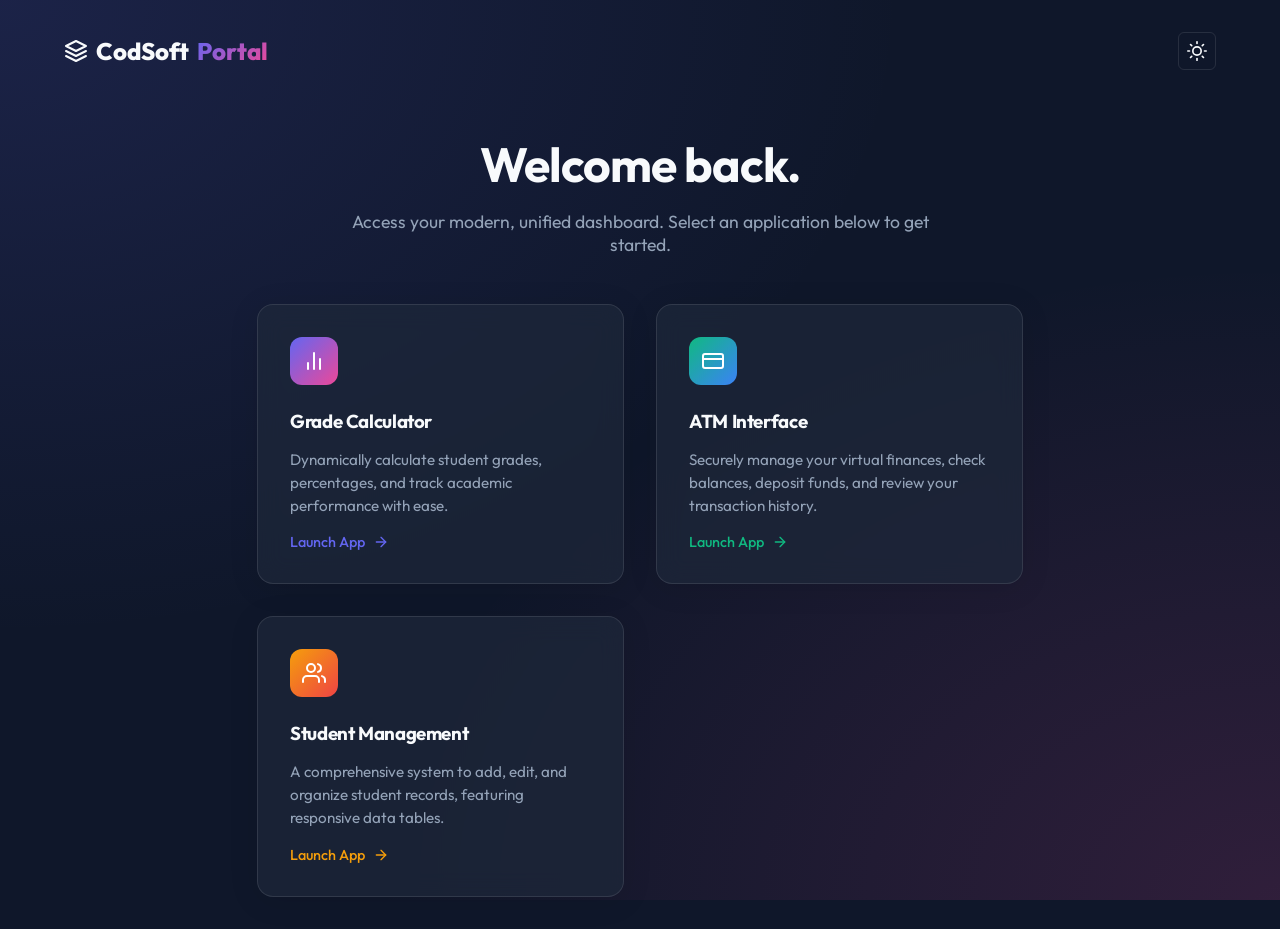
<file: Web_Portal/index.html>
<!DOCTYPE html>
<html lang="en">
<head>
    <meta charset="UTF-8">
    <meta name="viewport" content="width=device-width, initial-scale=1.0">
    <title>CodSoft Web Portal</title>
    <!-- Google Fonts -->
    <link rel="preconnect" href="https://fonts.googleapis.com">
    <link rel="preconnect" href="https://fonts.gstatic.com" crossorigin>
    <link href="https://fonts.googleapis.com/css2?family=Outfit:wght@400;500;600;700;800&display=swap" rel="stylesheet">
    <link rel="stylesheet" href="styles.css">
    <script>
        document.documentElement.setAttribute('data-theme', localStorage.getItem('theme') || 'dark');
    </script>
</head>
<body>
    <header>
        <a href="index.html" class="logo">
            <svg width="24" height="24" viewBox="0 0 24 24" fill="none" stroke="currentColor" stroke-width="2" stroke-linecap="round" stroke-linejoin="round">
                <path d="M12 2L2 7l10 5 10-5-10-5zM2 17l10 5 10-5M2 12l10 5 10-5"/>
            </svg>
            CodSoft <span class="text-gradient">Portal</span>
        </a>
    </header>

    <main class="container">
        <div class="animate-fade-in" style="text-align: center; margin-bottom: 2rem;">
            <h1 style="font-size: 3rem; margin-bottom: 1rem;">Welcome back.</h1>
            <p style="color: var(--text-secondary); font-size: 1.1rem; max-width: 600px; margin: 0 auto;">
                Access your modern, unified dashboard. Select an application below to get started.
            </p>
        </div>

        <div class="dashboard-grid">
            <!-- App 1 -->
            <a href="grade-calculator.html" class="app-card glass-panel animate-fade-in" style="animation-delay: 0.1s;">
                <div class="app-icon">
                    <svg width="24" height="24" viewBox="0 0 24 24" fill="none" stroke="white" stroke-width="2" stroke-linecap="round" stroke-linejoin="round">
                        <line x1="18" y1="20" x2="18" y2="10"></line>
                        <line x1="12" y1="20" x2="12" y2="4"></line>
                        <line x1="6" y1="20" x2="6" y2="14"></line>
                    </svg>
                </div>
                <h3>Grade Calculator</h3>
                <p>Dynamically calculate student grades, percentages, and track academic performance with ease.</p>
                <div style="margin-top: auto; color: var(--primary-color); font-weight: 500; font-size: 0.9rem; display: flex; align-items: center; gap: 0.5rem;">
                    Launch App 
                    <svg width="16" height="16" viewBox="0 0 24 24" fill="none" stroke="currentColor" stroke-width="2" stroke-linecap="round" stroke-linejoin="round"><line x1="5" y1="12" x2="19" y2="12"></line><polyline points="12 5 19 12 12 19"></polyline></svg>
                </div>
            </a>

            <!-- App 2 -->
            <a href="atm.html" class="app-card glass-panel animate-fade-in" style="animation-delay: 0.2s;">
                <div class="app-icon" style="background: linear-gradient(135deg, #10b981, #3b82f6);">
                    <svg width="24" height="24" viewBox="0 0 24 24" fill="none" stroke="white" stroke-width="2" stroke-linecap="round" stroke-linejoin="round">
                        <rect x="2" y="5" width="20" height="14" rx="2" ry="2"></rect>
                        <line x1="2" y1="10" x2="22" y2="10"></line>
                    </svg>
                </div>
                <h3>ATM Interface</h3>
                <p>Securely manage your virtual finances, check balances, deposit funds, and review your transaction history.</p>
                <div style="margin-top: auto; color: #10b981; font-weight: 500; font-size: 0.9rem; display: flex; align-items: center; gap: 0.5rem;">
                    Launch App 
                    <svg width="16" height="16" viewBox="0 0 24 24" fill="none" stroke="currentColor" stroke-width="2" stroke-linecap="round" stroke-linejoin="round"><line x1="5" y1="12" x2="19" y2="12"></line><polyline points="12 5 19 12 12 19"></polyline></svg>
                </div>
            </a>

            <!-- App 3 -->
            <a href="student-system.html" class="app-card glass-panel animate-fade-in" style="animation-delay: 0.3s;">
                <div class="app-icon" style="background: linear-gradient(135deg, #f59e0b, #ef4444);">
                    <svg width="24" height="24" viewBox="0 0 24 24" fill="none" stroke="white" stroke-width="2" stroke-linecap="round" stroke-linejoin="round">
                        <path d="M17 21v-2a4 4 0 0 0-4-4H5a4 4 0 0 0-4 4v2"></path>
                        <circle cx="9" cy="7" r="4"></circle>
                        <path d="M23 21v-2a4 4 0 0 0-3-3.87"></path>
                        <path d="M16 3.13a4 4 0 0 1 0 7.75"></path>
                    </svg>
                </div>
                <h3>Student Management</h3>
                <p>A comprehensive system to add, edit, and organize student records, featuring responsive data tables.</p>
                <div style="margin-top: auto; color: #f59e0b; font-weight: 500; font-size: 0.9rem; display: flex; align-items: center; gap: 0.5rem;">
                    Launch App 
                    <svg width="16" height="16" viewBox="0 0 24 24" fill="none" stroke="currentColor" stroke-width="2" stroke-linecap="round" stroke-linejoin="round"><line x1="5" y1="12" x2="19" y2="12"></line><polyline points="12 5 19 12 12 19"></polyline></svg>
                </div>
            </a>
        </div>
    </main>
    <script src="theme.js"></script>
</body>
</html>
</file>
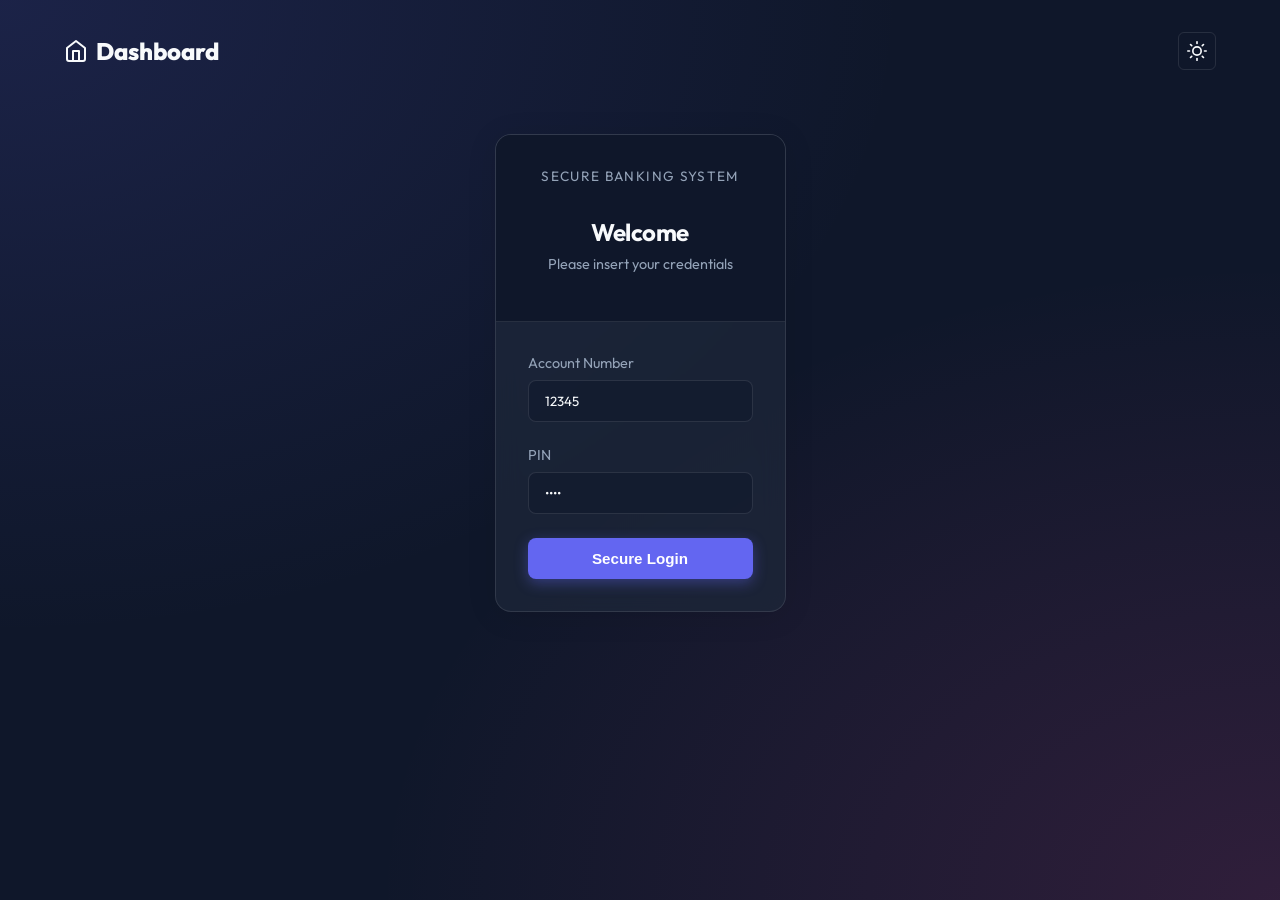
<file: Web_Portal/atm.html>
<!DOCTYPE html>
<html lang="en">
<head>
    <meta charset="UTF-8">
    <meta name="viewport" content="width=device-width, initial-scale=1.0">
    <title>ATM Interface | CodSoft Portal</title>
    <!-- Google Fonts -->
    <link rel="preconnect" href="https://fonts.googleapis.com">
    <link rel="preconnect" href="https://fonts.gstatic.com" crossorigin>
    <link href="https://fonts.googleapis.com/css2?family=Outfit:wght@400;500;600;700;800&family=Monospaced:wght@700&display=swap" rel="stylesheet">
    <link rel="stylesheet" href="styles.css">
    <script>
        document.documentElement.setAttribute('data-theme', localStorage.getItem('theme') || 'dark');
    </script>
    <style>
        .atm-container {
            max-width: 500px;
            margin: 0 auto;
            padding: 0;
            overflow: hidden;
        }
        
        /* ATM Display Screen */
        .atm-screen {
            background: #0f172a;
            padding: 2rem;
            text-align: center;
            border-bottom: 1px solid var(--surface-border);
        }
        
        .bank-logo {
            font-size: 0.85rem;
            color: var(--text-secondary);
            text-transform: uppercase;
            letter-spacing: 0.1em;
            margin-bottom: 1rem;
        }
        
        .balance-display {
            font-family: 'Monospaced', monospace;
            font-size: 3rem;
            font-weight: 700;
            color: white;
            margin: 1rem 0;
        }
        
        .status-message {
            font-size: 0.9rem;
            color: var(--success-color);
            min-height: 20px;
        }
        
        /* ATM Controls Area */
        .atm-controls {
            padding: 2rem;
        }
        
        .action-grid {
            display: grid;
            grid-template-columns: 1fr 1fr;
            gap: 1rem;
            margin-top: 1.5rem;
        }
        
        .amount-input {
            text-align: center;
            font-family: 'Monospaced', monospace;
            font-size: 1.5rem;
            padding: 1rem;
            background: rgba(0,0,0,0.2);
            border: 2px solid var(--surface-border);
        }
        
        /* Panels */
        #loginPanel, #mainPanel, #historyPanel {
            display: none;
        }
        
        #loginPanel.active, #mainPanel.active, #historyPanel.active {
            display: block;
            animation: fadeIn 0.3s ease;
        }
        
        /* History Panel */
        .history-list {
            max-height: 300px;
            overflow-y: auto;
            margin-top: 1rem;
            text-align: left;
        }
        
        .history-item {
            padding: 1rem;
            border-bottom: 1px solid var(--surface-border);
            display: flex;
            justify-content: space-between;
        }
        
        .history-item.deposit .amt { color: var(--success-color); }
        .history-item.withdraw .amt { color: var(--warning-color); }
    </style>
</head>
<body>
    <header>
        <a href="index.html" class="logo">
            <svg width="24" height="24" viewBox="0 0 24 24" fill="none" stroke="currentColor" stroke-width="2" stroke-linecap="round" stroke-linejoin="round">
                <path d="M3 9l9-7 9 7v11a2 2 0 0 1-2 2H5a2 2 0 0 1-2-2z"></path>
                <polyline points="9 22 9 12 15 12 15 22"></polyline>
            </svg>
            Dashboard
        </a>
    </header>

    <main class="container">
        <div class="glass-panel atm-container">
            
            <!-- LOGIN PANEL -->
            <div id="loginPanel" class="active">
                <div class="atm-screen" style="padding-bottom: 3rem;">
                    <div class="bank-logo">Secure Banking System</div>
                    <h2 style="margin-top: 2rem;">Welcome</h2>
                    <p style="color: var(--text-secondary); font-size: 0.9rem; margin-top: 0.5rem;">Please insert your credentials</p>
                </div>
                <div class="atm-controls">
                    <div class="form-group">
                        <label>Account Number</label>
                        <input type="text" id="loginAccNo" placeholder="Try: 12345" value="12345">
                    </div>
                    <div class="form-group">
                        <label>PIN</label>
                        <input type="password" id="loginPin" placeholder="Try: 1234" value="1234">
                    </div>
                    <div id="loginError" style="color: var(--danger-color); font-size: 0.85rem; margin-bottom: 1rem; text-align: center;"></div>
                    <button id="btnLogin" class="btn btn-primary" style="width: 100%;">Secure Login</button>
                </div>
            </div>
            
            <!-- MAIN ATM PANEL -->
            <div id="mainPanel">
                <div class="atm-screen">
                    <div class="bank-logo">Secure Banking System</div>
                    <div class="balance-display" id="displayBalance">₹ 0.00</div>
                    <div class="status-message" id="statusMessage">Welcome back, User</div>
                </div>
                <div class="atm-controls">
                    <div class="form-group">
                        <label style="text-align: center;">Enter Amount (₹)</label>
                        <input type="number" id="txtAmount" class="amount-input" placeholder="0.00">
                    </div>
                    
                    <div class="action-grid">
                        <button id="btnDeposit" class="btn" style="background: var(--success-color); color: white;">Deposit</button>
                        <button id="btnWithdraw" class="btn" style="background: var(--warning-color); color: white;">Withdraw</button>
                        <button id="btnHistory" class="btn btn-outline" style="grid-column: span 2;">View Transactions</button>
                        <button id="btnLogout" class="btn btn-outline" style="grid-column: span 2; border-color: rgba(239,68,68,0.3); color: var(--danger-color);">Logout</button>
                    </div>
                </div>
            </div>
            
            <!-- HISTORY PANEL -->
            <div id="historyPanel">
                <div class="atm-screen">
                    <div class="bank-logo">Mini Statement</div>
                    <h3 style="margin-top: 1rem;">Recent Transactions</h3>
                </div>
                <div class="atm-controls">
                    <div class="history-list" id="historyList">
                        <!-- History injected via JS -->
                    </div>
                    <button id="btnBackToMain" class="btn btn-outline" style="width: 100%; margin-top: 1rem;">Back to Main</button>
                </div>
            </div>

        </div>
    </main>

    <script src="theme.js"></script>
    <script src="atm.js"></script>
</body>
</html>
</file>
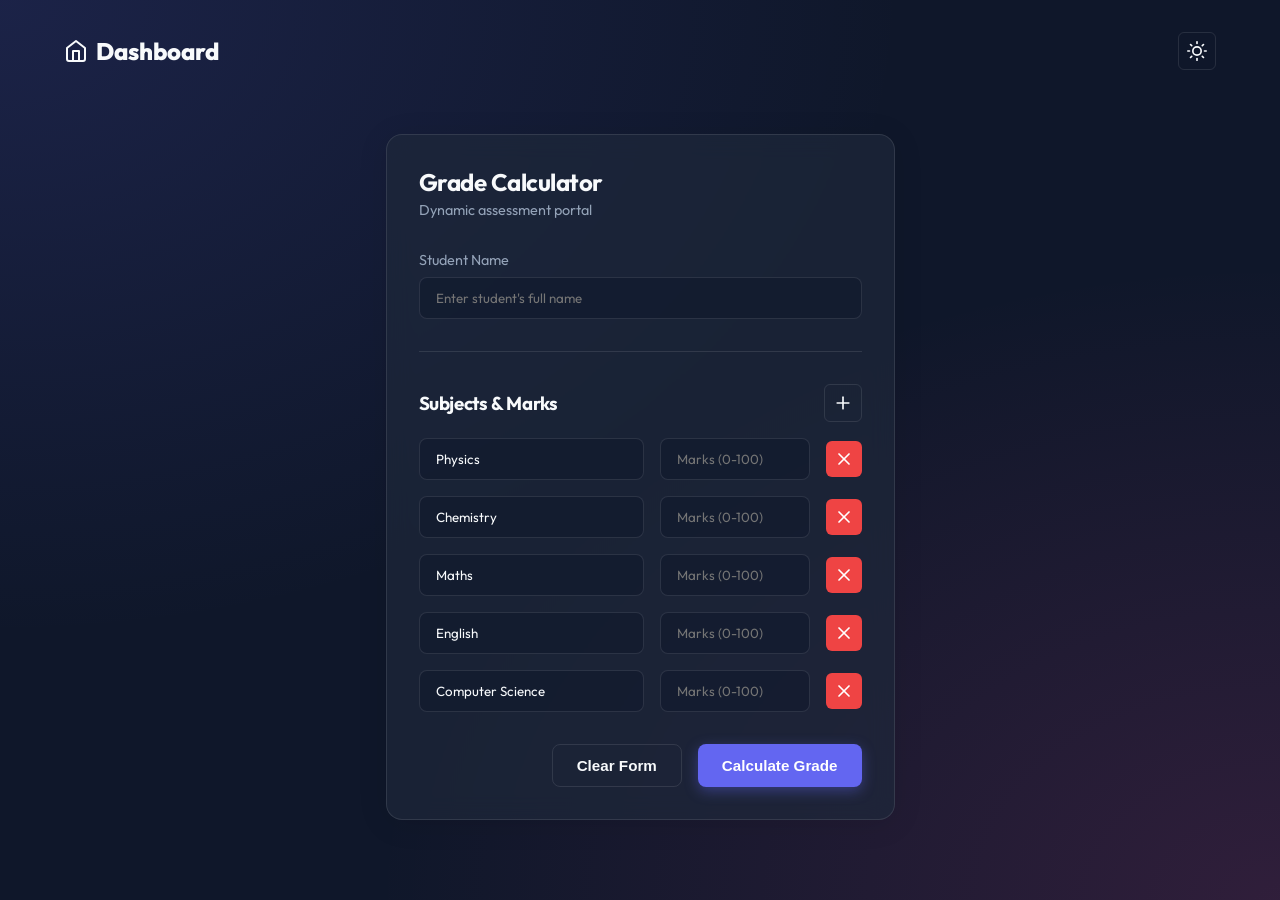
<file: Web_Portal/grade-calculator.html>
<!DOCTYPE html>
<html lang="en">
<head>
    <meta charset="UTF-8">
    <meta name="viewport" content="width=device-width, initial-scale=1.0">
    <title>Grade Calculator | CodSoft Portal</title>
    <!-- Google Fonts -->
    <link rel="preconnect" href="https://fonts.googleapis.com">
    <link rel="preconnect" href="https://fonts.gstatic.com" crossorigin>
    <link href="https://fonts.googleapis.com/css2?family=Outfit:wght@400;500;600;700;800&display=swap" rel="stylesheet">
    <link rel="stylesheet" href="styles.css">
    <script>
        document.documentElement.setAttribute('data-theme', localStorage.getItem('theme') || 'dark');
    </script>
    <style>
        .app-container {
            max-width: 800px;
            margin: 0 auto;
            padding: 2rem;
        }
        
        .header-actions {
            display: flex;
            justify-content: space-between;
            align-items: center;
            margin-bottom: 2rem;
        }
        
        .subject-row {
            display: grid;
            grid-template-columns: 1fr 150px auto;
            gap: 1rem;
            margin-bottom: 1rem;
            align-items: center;
        }
        
        .results-panel {
            background: rgba(99, 102, 241, 0.1);
            border: 1px solid rgba(99, 102, 241, 0.2);
            padding: 2rem;
            border-radius: 12px;
            margin-top: 2rem;
            text-align: center;
        }
        
        .results-grid {
            display: grid;
            grid-template-columns: repeat(3, 1fr);
            gap: 1rem;
            margin-top: 1.5rem;
        }
        
        .result-item h4 {
            color: var(--text-secondary);
            font-size: 0.85rem;
            text-transform: uppercase;
            letter-spacing: 0.05em;
            margin-bottom: 0.5rem;
        }
        
        .result-item .value {
            font-size: 1.5rem;
            font-weight: 700;
            color: var(--text-primary);
        }
        
        #gradeDisplay {
            font-size: 2.5rem;
            text-shadow: 0 0 20px rgba(99, 102, 241, 0.5);
        }
        
        .controls {
            display: flex;
            gap: 1rem;
            margin-top: 2rem;
            justify-content: flex-end;
        }
    </style>
</head>
<body>
    <header>
        <a href="index.html" class="logo">
            <svg width="24" height="24" viewBox="0 0 24 24" fill="none" stroke="currentColor" stroke-width="2" stroke-linecap="round" stroke-linejoin="round">
                <path d="M3 9l9-7 9 7v11a2 2 0 0 1-2 2H5a2 2 0 0 1-2-2z"></path>
                <polyline points="9 22 9 12 15 12 15 22"></polyline>
            </svg>
            Dashboard
        </a>
    </header>

    <main class="container">
        <div class="glass-panel app-container animate-fade-in">
            <div class="header-actions">
                <div>
                    <h2>Grade Calculator</h2>
                    <p style="color: var(--text-secondary); font-size: 0.9rem; margin-top: 0.25rem;">Dynamic assessment portal</p>
                </div>
            </div>
            
            <div class="form-group">
                <label for="studentName">Student Name</label>
                <input type="text" id="studentName" placeholder="Enter student's full name">
            </div>
            
            <hr style="border: 0; border-top: 1px solid var(--surface-border); margin: 2rem 0;">
            
            <div style="display: flex; justify-content: space-between; align-items: center; margin-bottom: 1rem;">
                <h3>Subjects & Marks</h3>
                <button id="addSubjectBtn" class="btn btn-outline btn-icon" title="Add Subject">
                    <svg width="20" height="20" viewBox="0 0 24 24" fill="none" stroke="currentColor" stroke-width="2" stroke-linecap="round" stroke-linejoin="round"><line x1="12" y1="5" x2="12" y2="19"></line><line x1="5" y1="12" x2="19" y2="12"></line></svg>
                </button>
            </div>
            
            <div id="subjectsContainer">
                <!-- Subject rows will be injected here via JS -->
            </div>
            
            <div class="controls">
                <button id="clearBtn" class="btn btn-outline">Clear Form</button>
                <button id="calculateBtn" class="btn btn-primary">Calculate Grade</button>
            </div>
            
            <div id="resultsPanel" class="results-panel" style="display: none;">
                <h3 class="text-gradient">Assessment Results</h3>
                <div class="results-grid">
                    <div class="result-item">
                        <h4>Total Marks</h4>
                        <div class="value" id="totalMarksDisplay">0 / 0</div>
                    </div>
                    <div class="result-item">
                        <h4>Percentage</h4>
                        <div class="value" id="percentageDisplay">0.00%</div>
                    </div>
                    <div class="result-item">
                        <h4>Final Grade</h4>
                        <div class="value text-gradient" id="gradeDisplay">A</div>
                    </div>
                </div>
                
                <div style="margin-top: 2rem;">
                    <button id="saveBtn" class="btn btn-primary" style="background: var(--success-color); box-shadow: 0 4px 14px 0 rgba(16, 185, 129, 0.39);">
                        Save Results
                    </button>
                </div>
            </div>
        </div>
    </main>

    <script src="theme.js"></script>
    <script src="grade.js"></script>
</body>
</html>
</file>
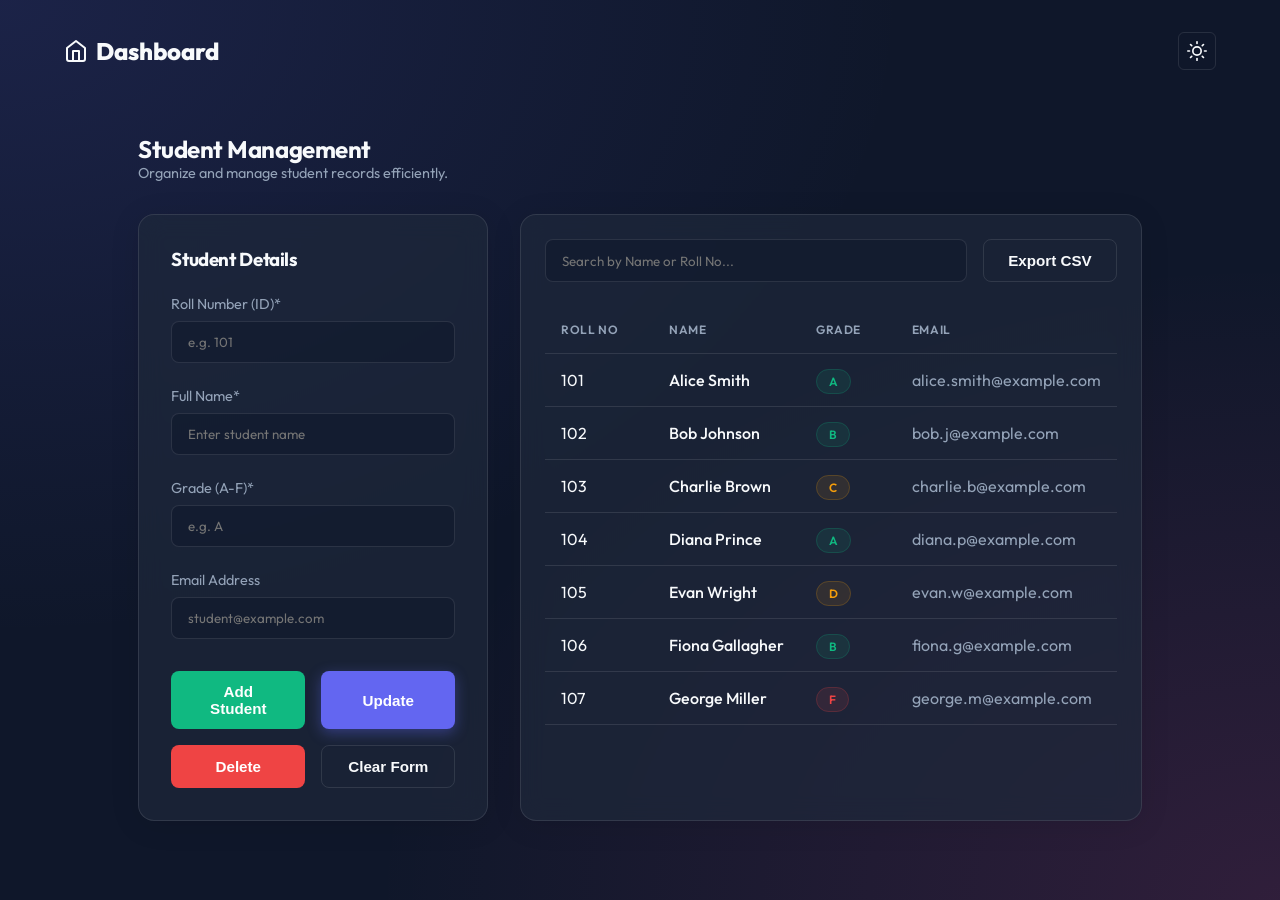
<file: Web_Portal/student-system.html>
<!DOCTYPE html>
<html lang="en">
<head>
    <meta charset="UTF-8">
    <meta name="viewport" content="width=device-width, initial-scale=1.0">
    <title>Student Management | CodSoft Portal</title>
    <!-- Google Fonts -->
    <link rel="preconnect" href="https://fonts.googleapis.com">
    <link rel="preconnect" href="https://fonts.gstatic.com" crossorigin>
    <link href="https://fonts.googleapis.com/css2?family=Outfit:wght@400;500;600;700;800&display=swap" rel="stylesheet">
    <link rel="stylesheet" href="styles.css">
    <script>
        document.documentElement.setAttribute('data-theme', localStorage.getItem('theme') || 'dark');
    </script>
    <style>
        .layout-grid {
            display: grid;
            grid-template-columns: 350px 1fr;
            gap: 2rem;
            margin-top: 1rem;
        }
        
        @media (max-width: 900px) {
            .layout-grid {
                grid-template-columns: 1fr;
            }
        }
        
        .form-panel {
            padding: 2rem;
        }
        
        .table-panel {
            padding: 1.5rem;
            overflow-x: auto;
        }
        
        .search-bar {
            display: flex;
            gap: 1rem;
            margin-bottom: 1.5rem;
        }
        
        .btn-group {
            display: grid;
            grid-template-columns: 1fr 1fr;
            gap: 1rem;
            margin-top: 2rem;
        }
        
        .empty-state {
            text-align: center;
            padding: 3rem 1rem;
            color: var(--text-secondary);
        }
        
        .selected-row td {
            background: rgba(99, 102, 241, 0.2) !important;
        }
        
        .sort-icon {
            display: inline-block;
            margin-left: 0.5rem;
            width: 0;
            height: 0;
            border-left: 4px solid transparent;
            border-right: 4px solid transparent;
        }
        
        .sort-asc .sort-icon { border-bottom: 4px solid var(--text-primary); }
        .sort-desc .sort-icon { border-top: 4px solid var(--text-primary); }
    </style>
</head>
<body>
    <header>
        <a href="index.html" class="logo">
            <svg width="24" height="24" viewBox="0 0 24 24" fill="none" stroke="currentColor" stroke-width="2" stroke-linecap="round" stroke-linejoin="round">
                <path d="M3 9l9-7 9 7v11a2 2 0 0 1-2 2H5a2 2 0 0 1-2-2z"></path>
                <polyline points="9 22 9 12 15 12 15 22"></polyline>
            </svg>
            Dashboard
        </a>
    </header>

    <main class="container">
        <div style="margin-bottom: 2rem;">
            <h2>Student Management</h2>
            <p style="color: var(--text-secondary); font-size: 0.9rem;">Organize and manage student records efficiently.</p>
        </div>
        
        <div class="layout-grid">
            <!-- LEFT: FORM -->
            <div class="glass-panel form-panel animate-fade-in">
                <h3 style="margin-bottom: 1.5rem;">Student Details</h3>
                
                <div class="form-group">
                    <label>Roll Number (ID)*</label>
                    <input type="number" id="txtRoll" placeholder="e.g. 101">
                </div>
                
                <div class="form-group">
                    <label>Full Name*</label>
                    <input type="text" id="txtName" placeholder="Enter student name">
                </div>
                
                <div class="form-group">
                    <label>Grade (A-F)*</label>
                    <input type="text" id="txtGrade" placeholder="e.g. A" maxlength="1">
                </div>
                
                <div class="form-group">
                    <label>Email Address</label>
                    <input type="email" id="txtEmail" placeholder="student@example.com">
                </div>
                
                <div id="formError" style="color: var(--danger-color); font-size: 0.85rem; margin-bottom: 1rem;"></div>
                
                <div class="btn-group">
                    <button id="btnAdd" class="btn" style="background: var(--success-color); color: white;">Add Student</button>
                    <button id="btnUpdate" class="btn btn-primary">Update</button>
                    <button id="btnDelete" class="btn btn-danger">Delete</button>
                    <button id="btnClear" class="btn btn-outline">Clear Form</button>
                </div>
            </div>
            
            <!-- RIGHT: TABLE -->
            <div class="glass-panel table-panel animate-fade-in" style="animation-delay: 0.1s;">
                <div class="search-bar">
                    <input type="text" id="txtSearch" placeholder="Search by Name or Roll No...">
                    <button id="btnExport" class="btn btn-outline" style="white-space: nowrap;">Export CSV</button>
                </div>
                
                <table id="studentTable">
                    <thead>
                        <tr>
                            <th data-sort="roll">Roll No <span class="sort-icon"></span></th>
                            <th data-sort="name">Name <span class="sort-icon"></span></th>
                            <th data-sort="grade">Grade <span class="sort-icon"></span></th>
                            <th data-sort="email">Email <span class="sort-icon"></span></th>
                        </tr>
                    </thead>
                    <tbody id="tableBody">
                        <!-- Rows injected via JS -->
                    </tbody>
                </table>
                <div id="emptyState" class="empty-state">
                    No students found. Add a student to get started.
                </div>
            </div>
        </div>
    </main>

    <script src="theme.js"></script>
    <script src="student.js"></script>
</body>
</html>
</file>
<file: Web_Portal/styles.css>
:root {
  /* Default Dark Mode */
  --primary-color: #6366f1;
  --primary-hover: #4f46e5;
  --secondary-color: #ec4899;
  --bg-color: #0f172a;
  --surface-color: rgba(30, 41, 59, 0.7);
  --surface-border: rgba(255, 255, 255, 0.1);
  --text-primary: #f8fafc;
  --text-secondary: #94a3b8;
  --success-color: #10b981;
  --danger-color: #ef4444;
  --warning-color: #f59e0b;
}

[data-theme="light"] {
  /* Light Mode Overrides */
  --bg-color: #f8fafc;
  --surface-color: rgba(255, 255, 255, 0.7);
  --surface-border: rgba(0, 0, 0, 0.1);
  --text-primary: #0f172a;
  --text-secondary: #475569;
}

* {
  box-sizing: border-box;
  margin: 0;
  padding: 0;
}

body {
  /* CHANGED: Using Outfit font and added Smooth Transitions */
  font-family: 'Outfit', system-ui, -apple-system, sans-serif;
  background-color: var(--bg-color);
  background-image: 
    radial-gradient(at 0% 0%, rgba(99, 102, 241, 0.15) 0px, transparent 50%),
    radial-gradient(at 100% 100%, rgba(236, 72, 153, 0.15) 0px, transparent 50%);
  background-attachment: fixed;
  color: var(--text-primary);
  min-height: 100vh;
  display: flex;
  flex-direction: column;
  transition: background-color 0.4s ease, color 0.4s ease;
}

/* Smooth transitions for elements that change color with theme */
.glass-panel, input, select, th, td, .btn-outline {
  transition: background-color 0.4s ease, border-color 0.4s ease, color 0.4s ease, transform 0.3s cubic-bezier(0.175, 0.885, 0.32, 1.275), box-shadow 0.3s ease;
}

/* Glassmorphism Classes */
.glass-panel {
  background: var(--surface-color);
  backdrop-filter: blur(12px);
  -webkit-backdrop-filter: blur(12px);
  border: 1px solid var(--surface-border);
  border-radius: 16px;
  box-shadow: 0 4px 30px rgba(0, 0, 0, 0.1);
}

/* Typography */
h1, h2, h3 {
  font-weight: 700;
  letter-spacing: -0.02em;
}

.text-gradient {
  background: linear-gradient(135deg, var(--primary-color), var(--secondary-color));
  -webkit-background-clip: text;
  -webkit-text-fill-color: transparent;
  background-clip: text;
}

/* Header */
header {
  padding: 2rem 5%;
  display: flex;
  justify-content: flex-start;
  align-items: center;
}

.logo {
  font-size: 1.5rem;
  font-weight: 800;
  text-decoration: none;
  color: var(--text-primary);
  display: flex;
  align-items: center;
  gap: 0.5rem;
}

/* Layouts */
.container {
  max-width: 1200px;
  margin: 0 auto;
  padding: 2rem;
  flex: 1;
}

/* Buttons */
.btn {
  display: inline-block;
  padding: 0.75rem 1.5rem;
  border-radius: 8px;
  font-weight: 600;
  font-size: 0.95rem;
  cursor: pointer;
  border: none;
  text-decoration: none;
  text-align: center;
}

.btn-primary {
  background: var(--primary-color);
  color: white;
  box-shadow: 0 4px 14px 0 rgba(99, 102, 241, 0.39);
}

.btn-primary:hover {
  background: var(--primary-hover);
  transform: translateY(-2px);
  box-shadow: 0 6px 20px rgba(99, 102, 241, 0.23);
}

.btn-outline {
  background: transparent;
  border: 1px solid var(--surface-border);
  color: var(--text-primary);
}

.btn-outline:hover {
  background: rgba(150, 150, 150, 0.1);
  border-color: rgba(150, 150, 150, 0.3);
}

.btn-danger {
  background: var(--danger-color);
  color: white;
}

.btn-danger:hover {
  background: #dc2626;
  transform: translateY(-2px);
}

.btn-icon {
  padding: 0.5rem;
  display: flex;
  align-items: center;
  justify-content: center;
  border-radius: 6px;
}

/* Forms & Inputs */
.form-group {
  margin-bottom: 1.5rem;
}

.form-group label {
  display: block;
  margin-bottom: 0.5rem;
  font-size: 0.9rem;
  color: var(--text-secondary);
}

input, select {
  width: 100%;
  padding: 0.75rem 1rem;
  background: rgba(15, 23, 42, 0.05); /* Lighter background for inputs to work in light mode too */
  border: 1px solid var(--surface-border);
  border-radius: 8px;
  color: var(--text-primary);
  font-family: 'Outfit', sans-serif;
}

[data-theme="dark"] input, [data-theme="dark"] select {
    background: rgba(15, 23, 42, 0.5);
}

input:focus, select:focus {
  outline: none;
  border-color: var(--primary-color);
  box-shadow: 0 0 0 3px rgba(99, 102, 241, 0.2);
}

/* Dashboard Cards */
.dashboard-grid {
  display: grid;
  grid-template-columns: repeat(auto-fit, minmax(300px, 1fr));
  gap: 2rem;
  margin-top: 3rem;
}

.app-card {
  padding: 2rem;
  display: flex;
  flex-direction: column;
  gap: 1rem;
  text-decoration: none;
  color: var(--text-primary);
}

.app-card:hover {
  transform: translateY(-8px);
  box-shadow: 0 12px 40px rgba(0, 0, 0, 0.1);
  border-color: var(--primary-color);
}

.app-icon {
  width: 48px;
  height: 48px;
  border-radius: 12px;
  background: linear-gradient(135deg, var(--primary-color), var(--secondary-color));
  display: flex;
  align-items: center;
  justify-content: center;
  font-size: 1.5rem;
  margin-bottom: 0.5rem;
}

.app-card p {
  color: var(--text-secondary);
  font-size: 0.95rem;
  line-height: 1.5;
  flex: 1;
}

/* Tables */
table {
  width: 100%;
  border-collapse: collapse;
  margin-top: 1rem;
}

th, td {
  padding: 1rem;
  text-align: left;
  border-bottom: 1px solid var(--surface-border);
}

th {
  font-weight: 600;
  color: var(--text-secondary);
  text-transform: uppercase;
  font-size: 0.75rem;
  letter-spacing: 0.05em;
  cursor: pointer;
  user-select: none;
}

th:hover {
  color: var(--text-primary);
}

tr:hover td {
  background: rgba(150, 150, 150, 0.05);
}

/* Badges */
.badge {
  padding: 0.25rem 0.75rem;
  border-radius: 999px;
  font-size: 0.75rem;
  font-weight: 600;
}

.badge-success {
  background: rgba(16, 185, 129, 0.1);
  color: var(--success-color);
  border: 1px solid rgba(16, 185, 129, 0.2);
}

.badge-warning {
  background: rgba(245, 158, 11, 0.1);
  color: var(--warning-color);
  border: 1px solid rgba(245, 158, 11, 0.2);
}

.badge-danger {
  background: rgba(239, 68, 68, 0.1);
  color: var(--danger-color);
  border: 1px solid rgba(239, 68, 68, 0.2);
}

/* Animations */
@keyframes fadeIn {
  from { opacity: 0; transform: translateY(10px); }
  to { opacity: 1; transform: translateY(0); }
}

.animate-fade-in {
  animation: fadeIn 0.4s ease forwards;
}

/* Responsive */
@media (max-width: 768px) {
  .dashboard-grid {
    grid-template-columns: 1fr;
  }
}
</file>
